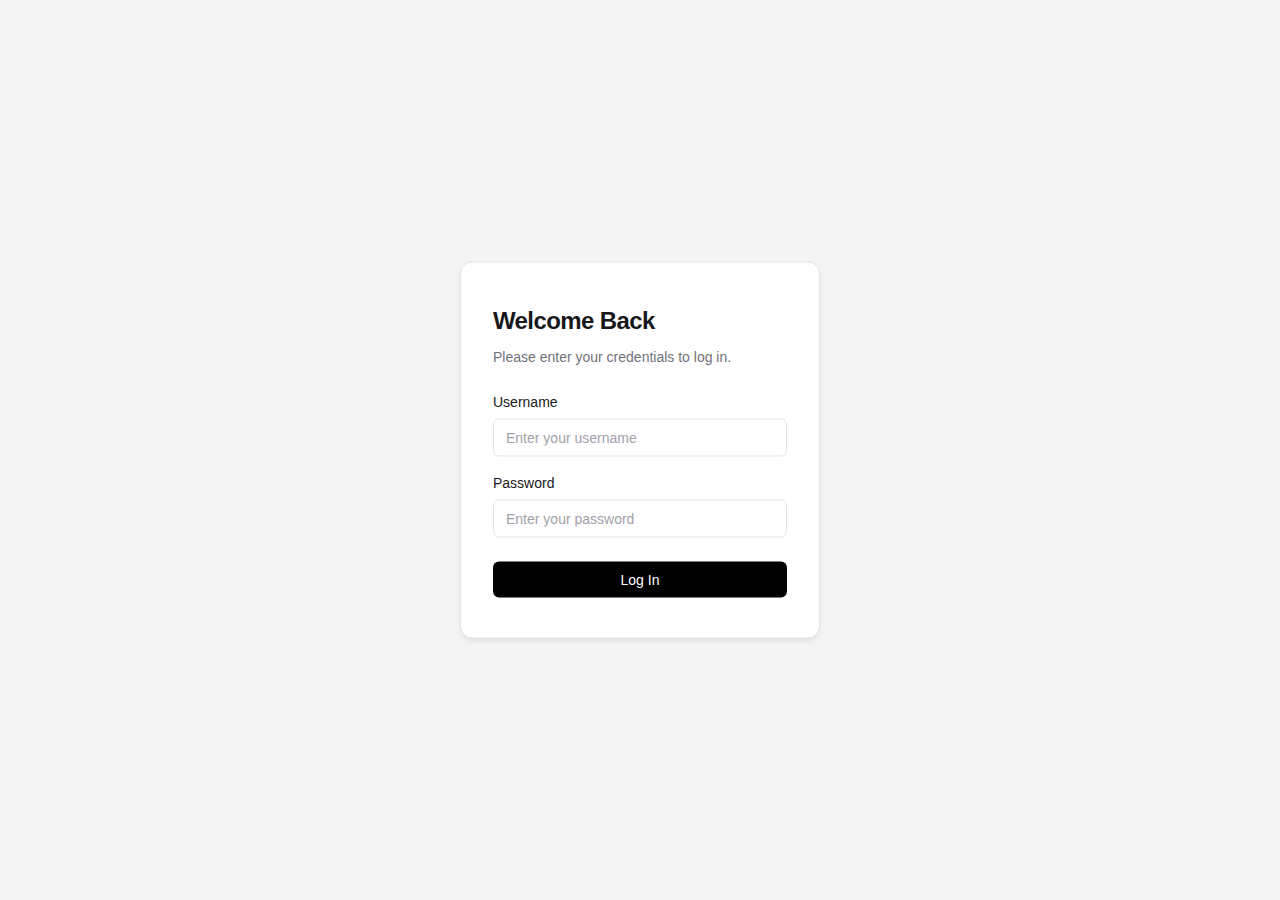
<file: [PLW] PrelimLabWork 2/index.html>
<!--Name: Jared Wackyn Laordin-->
<!DOCTYPE html>
<html lang="en">

<!-- 
    Prelim Lab Work 2 - Attendance Tracker
    This file contains the structure for the login and dashboard interface.
    It links to external fonts and the main stylesheet.
-->

<head>
    <meta charset="UTF-8">
    <meta name="viewport" content="width=device-width, initial-scale=1.0">
    <title>Prelim Lab Work 2 - Attendance Tracker</title>

    <!-- Google Fonts: 'Outfit' for a modern look -->
    <link rel="preconnect" href="https://fonts.googleapis.com">
    <link rel="preconnect" href="https://fonts.gstatic.com" crossorigin>
    <link href="https://fonts.googleapis.com/css2?family=Outfit:wght@300;400;600;700&display=swap" rel="stylesheet">

    <!-- External CSS -->
    <link rel="stylesheet" href="style.css">
</head>

<body>

    <!-- Main Container for the Application -->
    <main class="container">

        <!-- ================= -->
        <!--   Login Section   -->
        <!-- ================= -->
        <section id="login-section" class="card active">
            <header class="card-header">
                <h1>Welcome Back</h1>
                <p>Please enter your credentials to log in.</p>
            </header>

            <form id="login-form">
                <!-- Username Input -->
                <div class="input-group">
                    <label for="username">Username</label>
                    <input type="text" id="username" name="username" placeholder="Enter your username" required
                        autocomplete="username">
                </div>

                <!-- Password Input -->
                <div class="input-group">
                    <label for="password">Password</label>
                    <input type="password" id="password" name="password" placeholder="Enter your password" required
                        autocomplete="current-password">
                </div>

                <!-- Error Message Container (Hidden by default) -->
                <div class="error-message" id="error-msg">Incorrect username or password!</div>

                <!-- Submit Button -->
                <button type="submit" class="btn-primary">Log In</button>
            </form>
        </section>

        <!-- ===================== -->
        <!--   Dashboard Section   -->
        <!-- ===================== -->
        <section id="dashboard-section" class="card hidden">
            <header class="card-header">
                <h2>Attendance Recorded</h2>
                <p class="user-greeting">Welcome, <span id="display-username">User</span>!</p>
            </header>

            <!-- Real-time Clock and Recorded Login Time -->
            <div class="time-display">
                <div class="clock" id="clock">00:00:00</div>
                <div class="date" id="date">January 1, 2026</div>
                <div class="login-info" style="margin-top: 15px; color: var(--primary-color); font-weight: 500;">
                    Login Time: <span id="login-time">--</span>
                </div>
            </div>

            <!-- Action Buttons -->
            <div class="actions">
                <p class="status-text">Your attendance has been logged.</p>
                <button id="download-btn" class="btn-secondary">
                    Download Attendance Summary (.csv)
                </button>
                <button id="logout-btn" class="btn-text">Log Out</button>
            </div>
        </section>
    </main>

    <!-- Main Application Logic -->
    <script src="script.js"></script>
</body>

</html>
</file>
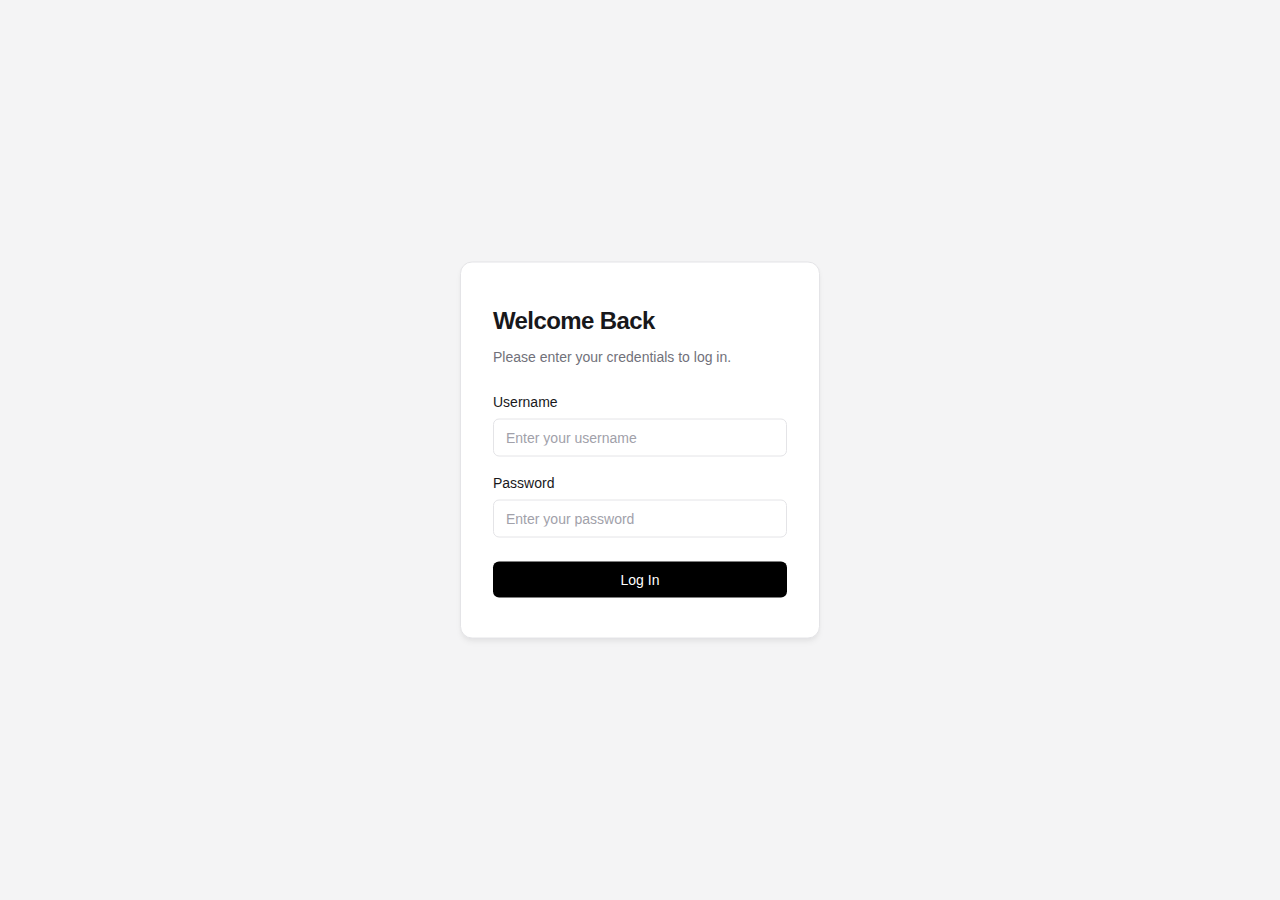
<file: PrelimLabWork2/index.html>
<!--Name: Jared Wackyn Laordin-->
<!DOCTYPE html>
<html lang="en">

<!-- 
    Prelim Lab Work 2 - Attendance Tracker
    This file contains the structure for the login and dashboard interface.
    It links to external fonts and the main stylesheet.
-->

<head>
    <meta charset="UTF-8">
    <meta name="viewport" content="width=device-width, initial-scale=1.0">
    <title>Prelim Lab Work 2 - Attendance Tracker</title>

    <!-- Google Fonts: 'Outfit' for a modern look -->
    <link rel="preconnect" href="https://fonts.googleapis.com">
    <link rel="preconnect" href="https://fonts.gstatic.com" crossorigin>
    <link href="https://fonts.googleapis.com/css2?family=Outfit:wght@300;400;600;700&display=swap" rel="stylesheet">

    <!-- External CSS -->
    <link rel="stylesheet" href="style.css">
</head>

<body>

    <!-- Main Container for the Application -->
    <main class="container">

        <!-- ================= -->
        <!--   Login Section   -->
        <!-- ================= -->
        <section id="login-section" class="card active">
            <header class="card-header">
                <h1>Welcome Back</h1>
                <p>Please enter your credentials to log in.</p>
            </header>

            <form id="login-form">
                <!-- Username Input -->
                <div class="input-group">
                    <label for="username">Username</label>
                    <input type="text" id="username" name="username" placeholder="Enter your username" required
                        autocomplete="username">
                </div>

                <!-- Password Input -->
                <div class="input-group">
                    <label for="password">Password</label>
                    <input type="password" id="password" name="password" placeholder="Enter your password" required
                        autocomplete="current-password">
                </div>

                <!-- Error Message Container (Hidden by default) -->
                <div class="error-message" id="error-msg">Incorrect username or password!</div>

                <!-- Submit Button -->
                <button type="submit" class="btn-primary">Log In</button>
            </form>
        </section>

        <!-- ===================== -->
        <!--   Dashboard Section   -->
        <!-- ===================== -->
        <section id="dashboard-section" class="card hidden">
            <header class="card-header">
                <h2>Attendance Recorded</h2>
                <p class="user-greeting">Welcome, <span id="display-username">User</span>!</p>
            </header>

            <!-- Real-time Clock and Recorded Login Time -->
            <div class="time-display">
                <div class="clock" id="clock">00:00:00</div>
                <div class="date" id="date">January 1, 2026</div>
                <div class="login-info" style="margin-top: 15px; color: var(--primary-color); font-weight: 500;">
                    Login Time: <span id="login-time">--</span>
                </div>
            </div>

            <!-- Action Buttons -->
            <div class="actions">
                <p class="status-text">Your attendance has been logged.</p>
                <button id="download-btn" class="btn-secondary">
                    Download Attendance Summary (.csv)
                </button>
                <button id="logout-btn" class="btn-text">Log Out</button>
            </div>
        </section>
    </main>

    <!-- Main Application Logic -->
    <script src="script.js"></script>
</body>

</html>
</file>
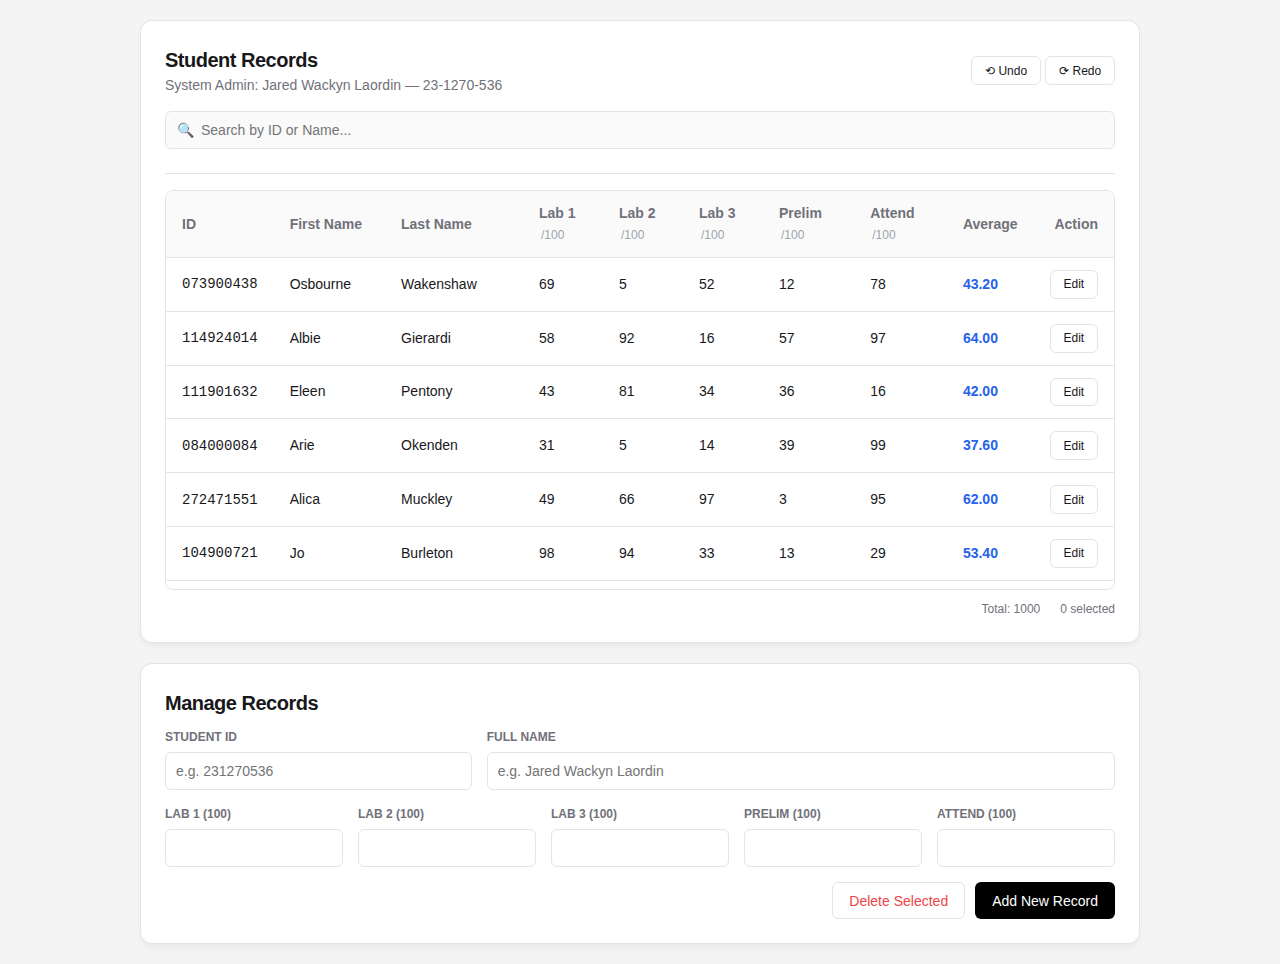
<file: [PLE] PrelimLabExam/JavaScript/index.html>
<!DOCTYPE html>
<html lang="en">
<head>
    <meta charset="UTF-8">
    <meta name="viewport" content="width=device-width, initial-scale=1.0">
    <title>Records - Jared Wackyn Laordin [23-1270-536]</title>
    <link rel="stylesheet" href="style.css">
</head>
<body>

    <div id="toastContainer" class="toast-container"></div>

    <div class="container">
        
        <div class="card">
            <div class="header-section">
                <div class="header-top">
                    <div class="header-info">
                        <h1>Student Records</h1>
                        <p class="subtitle">System Admin: Jared Wackyn Laordin — 23-1270-536</p>
                    </div>
                    <div class="toolbar">
                        <button class="btn btn-secondary btn-sm" onclick="undo()">⟲ Undo</button>
                        <button class="btn btn-secondary btn-sm" onclick="redo()">⟳ Redo</button>
                    </div>
                </div>
                
                <div class="search-wrapper">
                    <span class="search-icon">🔍</span>
                    <input type="text" id="searchInput" onkeyup="renderTable()" placeholder="Search by ID or Name...">
                </div>
            </div>

            <div class="table-wrapper">
                <table id="studentTable">
                    <thead>
                        <tr>
                            <th>ID</th>
                            <th>First Name</th>
                            <th>Last Name</th>
                            <th>Lab 1 <span class="header-sub">/100</span></th>
                            <th>Lab 2 <span class="header-sub">/100</span></th>
                            <th>Lab 3 <span class="header-sub">/100</span></th>
                            <th>Prelim <span class="header-sub">/100</span></th>
                            <th>Attend <span class="header-sub">/100</span></th>
                            <th>Average</th> <th style="text-align: right;">Action</th>
                        </tr>
                    </thead>
                    <tbody>
                        </tbody>
                </table>
            </div>
        <div style="margin-top: 10px; display: flex; justify-content: flex-end; gap: 20px; color: #71717a; font-size: 12px;">
            <span id="totalCount" style="font-weight: 500;">Total: 0</span>
            <span id="selectCount">0 selected</span>
        </div>
        </div>

        <div class="card">
            <div class="header-section" style="border:none; margin:0; padding-bottom: 10px;">
                <div class="header-info">
                    <h1>Manage Records</h1>
                </div>
            </div>
            
            <div class="form-grid">
                <div class="input-group">
                    <label>Student ID</label>
                    <input type="text" id="txtID" maxlength="9" placeholder="e.g. 231270536">
                </div>
                <div class="input-group full-width" style="grid-column: span 2;">
                    <label>Full Name</label>
                    <input type="text" id="txtName" placeholder="e.g. Jared Wackyn Laordin">
                </div>
            </div>

            <div class="form-grid">
                <div class="input-group"><label>Lab 1 (100)</label><input type="number" id="txtLab1" min="0" max="100"></div>
                <div class="input-group"><label>Lab 2 (100)</label><input type="number" id="txtLab2" min="0" max="100"></div>
                <div class="input-group"><label>Lab 3 (100)</label><input type="number" id="txtLab3" min="0" max="100"></div>
                <div class="input-group"><label>Prelim (100)</label><input type="number" id="txtPrelim" min="0" max="100"></div>
                <div class="input-group"><label>Attend (100)</label><input type="number" id="txtAtt" min="0" max="100"></div>
            </div>

            <div class="action-row">
                <button class="btn btn-danger" onclick="deleteSelected()">Delete Selected</button>
                <button class="btn btn-primary" onclick="addRecord()">Add New Record</button>
            </div>
        </div>

    </div>

    <div id="editModal" class="modal-overlay">
        <div class="modal-content">
            <div class="modal-header">
                <h2>Edit Record</h2>
                <button class="btn btn-secondary btn-sm" onclick="closeModal()">✕</button>
            </div>
            
            <input type="hidden" id="editIndex">

            <div class="form-grid">
                <div class="input-group full-width">
                    <label>Student ID (Read Only)</label>
                    <input type="text" id="editID" readonly style="background-color: #f9fafb; color: #71717a;">
                </div>
                <div class="input-group">
                    <label>First Name</label>
                    <input type="text" id="editFirst">
                </div>
                <div class="input-group">
                    <label>Last Name</label>
                    <input type="text" id="editLast">
                </div>
            </div>

            <div class="form-grid">
                <div class="input-group"><label>Lab 1 (100)</label><input type="number" id="editL1" min="0" max="100"></div>
                <div class="input-group"><label>Lab 2 (100)</label><input type="number" id="editL2" min="0" max="100"></div>
                <div class="input-group"><label>Lab 3 (100)</label><input type="number" id="editL3" min="0" max="100"></div>
                <div class="input-group"><label>Prelim (100)</label><input type="number" id="editPre" min="0" max="100"></div>
                <div class="input-group"><label>Attend (100)</label><input type="number" id="editAtt" min="0" max="100"></div>
            </div>

            <div class="action-row">
                <button class="btn btn-secondary" onclick="closeModal()">Cancel</button>
                <button class="btn btn-primary" onclick="confirmEdit()">Save Changes</button>
            </div>
        </div>
    </div>

    <script src="script.js"></script>
</body>
</html>
</file>
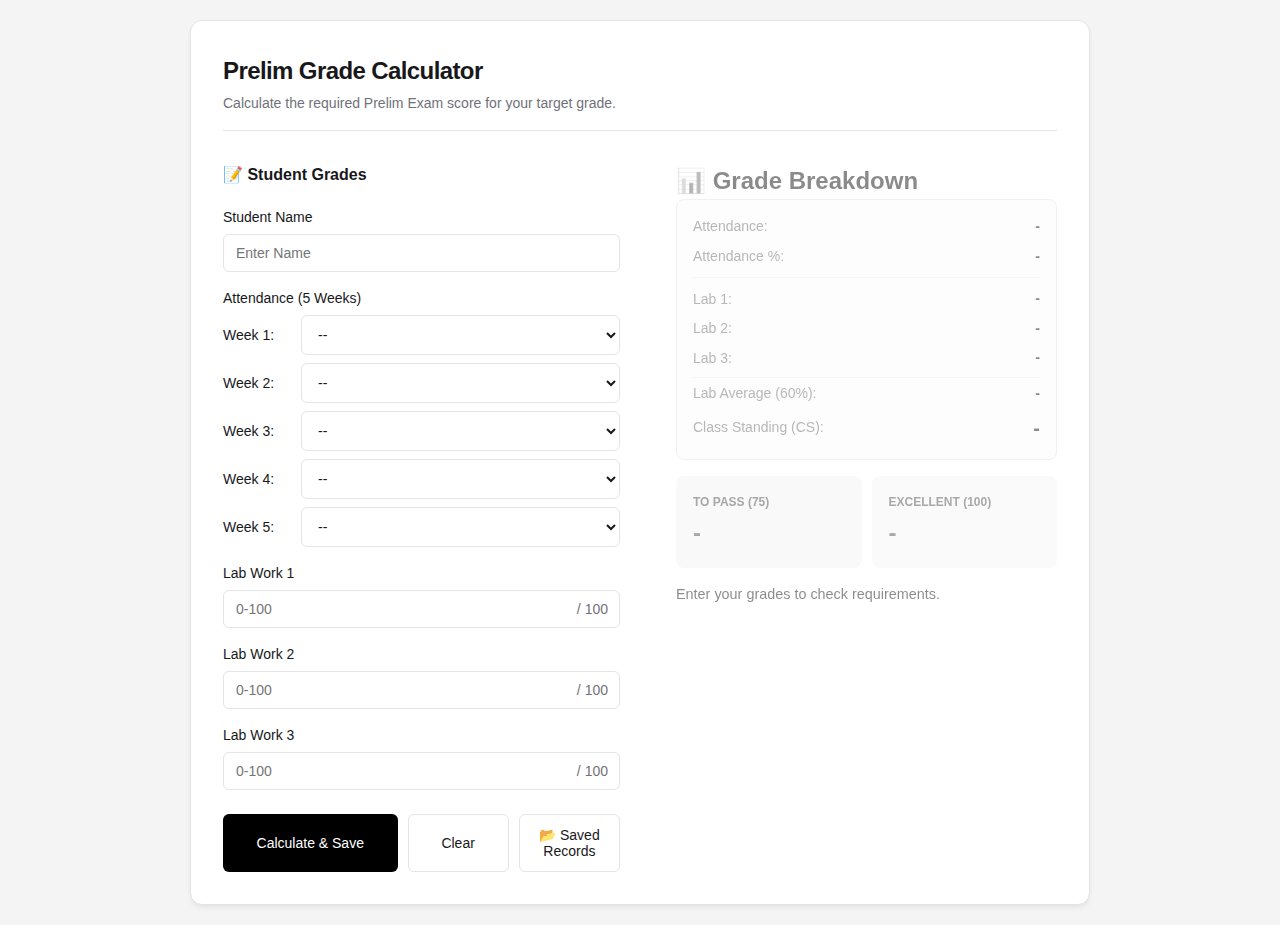
<file: [PLW] PrelimLabWork 3/JavaScript/index.html>
<!DOCTYPE html>
<html lang="en">

<head>
    <meta charset="UTF-8">
    <meta name="viewport" content="width=device-width, initial-scale=1.0">
    <meta name="description" content="Minimal Prelim Grade Calculator">
    <title>Prelim Grade Calculator</title>
    <link rel="stylesheet" href="style.css">
</head>

<body>

    <div class="container">
        <div class="card">

            <div class="header-section">
                <h1>Prelim Grade Calculator</h1>
                <p class="subtitle">Calculate the required Prelim Exam score for your target grade.</p>
            </div>

            <div class="content-grid">
                <!-- Left Column: Inputs -->
                <div class="form-section">
                    <h2>📝 Student Grades</h2>

                    <form id="gradeForm">
                        <div class="input-group">
                            <label for="studentName">Student Name</label>
                            <div class="input-wrapper">
                                <input type="text" id="studentName" placeholder="Enter Name">
                            </div>
                        </div>

                        <div class="input-group">
    <label>Attendance (5 Weeks)</label>
    <div class="attendance-weeks">
        <div class="week-row">
            <label for="week1">Week 1:</label>
            <select id="week1" class="attendance-select">
                <option value="">--</option>
                <option value="present">Present</option>
                <option value="absent">Absent</option>
                <option value="excused">Excused</option>
            </select>
        </div>
        <div class="week-row">
            <label for="week2">Week 2:</label>
            <select id="week2" class="attendance-select">
                <option value="">--</option>
                <option value="present">Present</option>
                <option value="absent">Absent</option>
                <option value="excused">Excused</option>
            </select>
        </div>
        <div class="week-row">
            <label for="week3">Week 3:</label>
            <select id="week3" class="attendance-select">
                <option value="">--</option>
                <option value="present">Present</option>
                <option value="absent">Absent</option>
                <option value="excused">Excused</option>
            </select>
        </div>
        <div class="week-row">
            <label for="week4">Week 4:</label>
            <select id="week4" class="attendance-select">
                <option value="">--</option>
                <option value="present">Present</option>
                <option value="absent">Absent</option>
                <option value="excused">Excused</option>
            </select>
        </div>
        <div class="week-row">
            <label for="week5">Week 5:</label>
            <select id="week5" class="attendance-select">
                <option value="">--</option>
                <option value="present">Present</option>
                <option value="absent">Absent</option>
                <option value="excused">Excused</option>
            </select>
        </div>
    </div>
</div>

                        <div class="input-group">
                            <label for="lab1">Lab Work 1</label>
                            <div class="input-wrapper">
                                <input type="number" id="lab1" placeholder="0-100" min="0" max="100" step="0.01">
                                <span class="suffix">/ 100</span>
                            </div>
                        </div>

                        <div class="input-group">
                            <label for="lab2">Lab Work 2</label>
                            <div class="input-wrapper">
                                <input type="number" id="lab2" placeholder="0-100" min="0" max="100" step="0.01">
                                <span class="suffix">/ 100</span>
                            </div>
                        </div>

                        <div class="input-group">
                            <label for="lab3">Lab Work 3</label>
                            <div class="input-wrapper">
                                <input type="number" id="lab3" placeholder="0-100" min="0" max="100" step="0.01">
                                <span class="suffix">/ 100</span>
                            </div>
                        </div>

                        <div class="btn-group">
                            <button type="submit" class="btn-primary" id="calculateBtn">Calculate & Save</button>
                            <button type="button" class="btn-secondary" id="clearBtn">Clear</button>
                            <button type="button" class="btn-secondary" id="viewDbBtn">📂 Saved Records</button>
                        </div>
                    </form>
                </div>

                <!-- Right Column: Results -->
                <div id="results" class="results-section results-hidden">
                    <h2>📊 Grade Breakdown</h2>

                    <!-- Summary & Computed -->
                    <div class="result-card">
                        <div class="result-row">
                            <span class="result-label">Attendance:</span>
                            <span class="result-value" id="resAttendance">-</span>
                        </div>
                        <div class="result-row">
                            <span class="result-label">Attendance %:</span>
                            <span class="result-value" id="resAttendancePercent">-</span>
                        </div>
                        <div class="result-row"
                            style="margin-top: 10px; border-top: 1px solid #eee; padding-top: 10px;">
                            <span class="result-label">Lab 1:</span>
                            <span class="result-value" id="resLab1">-</span>
                        </div>
                        <div class="result-row">
                            <span class="result-label">Lab 2:</span>
                            <span class="result-value" id="resLab2">-</span>
                        </div>
                        <div class="result-row">
                            <span class="result-label">Lab 3:</span>
                            <span class="result-value" id="resLab3">-</span>
                        </div>
                        <div class="result-row" style="margin-top: 5px; border-top: 1px solid #eee; padding-top: 5px;">
                            <span class="result-label">Lab Average (60%):</span>
                            <span class="result-value" id="resLabAvg">-</span>
                        </div>
                        <div class="result-row">
                            <span class="result-label">Class Standing (CS):</span>
                            <span class="result-value-lg" id="resClassStanding">-</span>
                        </div>
                    </div>

                    <!-- Requirements -->
                    <div class="req-grid">
                        <div class="req-box passing" id="passingBox">
                            <span class="req-title">To Pass (75)</span>
                            <div id="passingContent">
                                <span class="req-score" id="resPassingLabel">-</span>
                            </div>
                        </div>
                        <div class="req-box excellent" id="excellentBox">
                            <span class="req-title">Excellent (100)</span>
                            <div id="excellentContent">
                                <span class="req-score" id="resExcellentLabel">-</span>
                            </div>
                        </div>
                    </div>

                    <div class="remarks-area">
                        <p id="remarksText">Enter your grades to check requirements.</p>
                    </div>

                </div>
            </div>

            <!-- Database Modal -->
            <div id="dbModal" class="modal">
                <div class="modal-content">
                    <span class="close-modal">&times;</span>

                    <div class="database-section">
                        <div
                            style="display: flex; justify-content: space-between; align-items: center; margin-bottom: 20px;">
                            <h2 style="display: flex; align-items: center; gap: 10px;">
                                <span style="font-size: 1.5rem;">📂</span>
                                Saved Records (Database)
                            </h2>
                            <div style="gap: 10px; display: flex;">
                                <button type="button" class="btn-secondary" onclick="clearDatabase()"
                                    style="padding: 8px 15px; font-size: 13px;">Clear DB</button>
                                <button type="button" class="btn-primary" onclick="exportCSV()"
                                    style="padding: 8px 15px; font-size: 13px; background: black; border-color: black;">Export
                                    CSV</button>
                            </div>
                        </div>

                        <div style="overflow-x: auto;">
                            <table id="recordsTable" style="width: 100%; border-collapse: collapse; font-size: 14px;">
                                <thead>
                                    <tr style="background: #f8f8f8; color: #666; text-align: left;">
                                        <th style="padding: 12px; border-bottom: 2px solid #ddd;">Name</th>
                                        <th style="padding: 12px; border-bottom: 2px solid #ddd;">CS</th>
                                        <th style="padding: 12px; border-bottom: 2px solid #ddd;">Required Exam</th>
                                        <th style="padding: 12px; border-bottom: 2px solid #ddd;">Status</th>
                                    </tr>
                                </thead>
                                <tbody id="recordsBody">
                                    <!-- Records will be injected here -->
                                    <tr>
                                        <td colspan="4" style="padding: 20px; text-align: center; color: #999;">No
                                            records found.</td>
                                    </tr>
                                </tbody>
                            </table>
                        </div>
                    </div>
                </div>
            </div>

        </div>
    </div>

    <script src="script.js"></script>
</body>

</html>
</file>
<file: [PLW] PrelimLabWork 2/style.css>
/* 
    Prelim Lab Work 2 - Style Sheet 
    Theme: Modern Minimal (Light Mode)
    Fonts: System Fonts
*/

/* CSS Variables for consistent theming */
:root {
    --bg-color: #f4f4f5;
    /* Light Gray Background */
    --card-bg: #ffffff;
    /* White Card Background */
    --text-primary: #18181b;
    /* Almost Black Text */
    --text-secondary: #71717a;
    /* Muted Gray Text */
    --accent-color: #000000;
    /* Black Accent */
    --accent-hover: #27272a;
    /* Dark Gray Hover */
    --border-color: #e4e4e7;
    /* Light Border */
    --error-bg: #fef2f2;
    /* Light Red Error Background */
    --error-text: #b91c1c;
    /* Dark Red Error Text */

    /* System Font Stack */
    --font-family: -apple-system, BlinkMacSystemFont, "Segoe UI", Roboto, Helvetica, Arial, sans-serif;
}

/* Global Reset */
* {
    margin: 0;
    padding: 0;
    box-sizing: border-box;
}

/* Body Styling */
body {
    font-family: var(--font-family);
    background-color: var(--bg-color);
    color: var(--text-primary);
    height: 100vh;
    display: flex;
    justify-content: center;
    align-items: center;
    line-height: 1.5;
}

/* 
    Animation: Red Glow Error 
    Flashes a red inset shadow on the screen during a failed login.
*/
@keyframes redGlow {
    0% {
        box-shadow: inset 0 0 0 0 rgba(220, 38, 38, 0);
    }

    20% {
        box-shadow: inset 0 0 150px 20px rgba(220, 38, 38, 1);
        /* Low opacity red */
    }

    100% {
        box-shadow: inset 0 0 0 0 rgba(220, 38, 38, 0);
    }
}

/* Class triggered by JS to run the animation */
body.login-error {
    animation: redGlow 0.8s ease-out forwards;
}

/* 
    Animation: Green Glow Success 
    Flashes a green inset shadow on the screen during a successful login.
*/
@keyframes greenGlow {
    0% {
        box-shadow: inset 0 0 0 0 rgba(34, 197, 94, 0);
    }

    20% {
        box-shadow: inset 0 0 150px 20px rgba(34, 197, 94, 1);
        /* Low opacity green */
    }

    100% {
        box-shadow: inset 0 0 0 0 rgba(34, 197, 94, 0);
    }
}

body.login-success {
    animation: greenGlow 0.8s ease-out forwards;
}

/* Helper to hide unnecessary elements from previous designs */
.background-shapes {
    display: none;
}

/* Main Layout Container */
.container {
    width: 100%;
    max-width: 400px;
    padding: 1rem;
    position: relative;
}

/* 
    Card Styling 
    Used for both Login and Dashboard sections.
    Positioned absolutely to allow cross-fading or flipping.
*/
.card {
    background: var(--card-bg);
    border: 1px solid var(--border-color);
    border-radius: 12px;
    padding: 2.5rem 2rem;
    box-shadow: 0 4px 6px -1px rgba(0, 0, 0, 0.05), 0 2px 4px -1px rgba(0, 0, 0, 0.03);
    text-align: left;

    /* Transitions for smooth hiding/showing */
    transition: all 0.3s ease;
    position: absolute;
    top: 50%;
    left: 50%;
    transform: translate(-50%, -50%);
    width: 90%;
    max-width: 400px;
}

/* Hidden State: Subtle scale and opacity drop */
.card.hidden {
    opacity: 0;
    pointer-events: none;
    transform: translate(-50%, -46%);
    z-index: 0;
}

/* Active State: Fully visible and interactable */
.card.active {
    opacity: 1;
    pointer-events: all;
    transform: translate(-50%, -50%);
    z-index: 10;
}

/* Typography Headings */
h1,
h2 {
    font-size: 1.5rem;
    font-weight: 600;
    letter-spacing: -0.025em;
    color: var(--text-primary);
    margin-bottom: 0.5rem;
}

p {
    color: var(--text-secondary);
    font-size: 0.875rem;
    margin-bottom: 1.5rem;
}

/* Form Input Styling */
.input-group {
    margin-bottom: 1rem;
}

label {
    display: block;
    font-size: 0.875rem;
    font-weight: 500;
    margin-bottom: 0.375rem;
    color: var(--text-primary);
}

input {
    width: 100%;
    padding: 0.625rem 0.75rem;
    border: 1px solid var(--border-color);
    border-radius: 6px;
    font-size: 0.875rem;
    color: var(--text-primary);
    background: #fff;
    transition: border-color 0.15s ease, box-shadow 0.15s ease;
    outline: none;
}

/* Focus State: Clean border highlighting */
input:focus {
    border-color: var(--accent-color);
    box-shadow: 0 0 0 2px rgba(0, 0, 0, 0.05);
}

::placeholder {
    color: #a1a1aa;
}

/* Button Components */
.btn-primary {
    width: 100%;
    background-color: var(--accent-color);
    color: #fff;
    font-weight: 500;
    font-size: 0.875rem;
    padding: 0.625rem;
    border-radius: 6px;
    border: none;
    cursor: pointer;
    margin-top: 0.5rem;
    transition: background-color 0.15s ease;
}

.btn-primary:hover {
    background-color: var(--accent-hover);
    transform: none;
    box-shadow: none;
}

.btn-secondary {
    width: 100%;
    background-color: #fff;
    border: 1px solid var(--border-color);
    color: var(--text-primary);
    font-weight: 500;
    font-size: 0.875rem;
    padding: 0.625rem;
    border-radius: 6px;
    cursor: pointer;
    margin-top: 0.75rem;
    transition: background-color 0.15s ease;
}

.btn-secondary:hover {
    background-color: #f4f4f5;
}

.btn-text {
    display: block;
    width: 100%;
    text-align: center;
    background: none;
    border: none;
    color: var(--text-secondary);
    font-size: 0.875rem;
    margin-top: 1rem;
    cursor: pointer;
    text-decoration: none;
}

.btn-text:hover {
    color: var(--text-primary);
}

/* Error Message Component */
.error-message {
    font-size: 0.875rem;
    color: var(--error-text);
    background-color: var(--error-bg);
    padding: 0.75rem;
    border-radius: 6px;
    margin-bottom: 1rem;
    display: none;
}

.error-message.show {
    display: block;
}

/* Dashboard Specific Components */
.user-greeting {
    font-size: 1rem;
    color: var(--text-primary);
}

.time-display {
    background: #f4f4f5;
    border: 1px solid var(--border-color);
    border-radius: 8px;
    padding: 1.5rem;
    margin: 1.5rem 0;
    text-align: center;
}

.clock {
    font-size: 2rem;
    font-weight: 600;
    color: var(--text-primary);
    font-variant-numeric: tabular-nums;
    /* Monospaced numbers prevent jitter */
    text-shadow: none;
}

.date {
    font-size: 0.875rem;
    color: var(--text-secondary);
    margin-top: 0.25rem;
    text-transform: none;
    letter-spacing: normal;
}

.login-info {
    margin-top: 1rem;
    font-size: 0.75rem;
    color: var(--text-secondary);
    border-top: 1px solid var(--border-color);
    padding-top: 0.75rem;
}

.status-text {
    text-align: center;
    margin-bottom: 1rem;
}
</file>
<file: PrelimLabWork2/style.css>
/* 
    Prelim Lab Work 2 - Style Sheet 
    Theme: Modern Minimal (Light Mode)
    Fonts: System Fonts
*/

/* CSS Variables for consistent theming */
:root {
    --bg-color: #f4f4f5;
    /* Light Gray Background */
    --card-bg: #ffffff;
    /* White Card Background */
    --text-primary: #18181b;
    /* Almost Black Text */
    --text-secondary: #71717a;
    /* Muted Gray Text */
    --accent-color: #000000;
    /* Black Accent */
    --accent-hover: #27272a;
    /* Dark Gray Hover */
    --border-color: #e4e4e7;
    /* Light Border */
    --error-bg: #fef2f2;
    /* Light Red Error Background */
    --error-text: #b91c1c;
    /* Dark Red Error Text */

    /* System Font Stack */
    --font-family: -apple-system, BlinkMacSystemFont, "Segoe UI", Roboto, Helvetica, Arial, sans-serif;
}

/* Global Reset */
* {
    margin: 0;
    padding: 0;
    box-sizing: border-box;
}

/* Body Styling */
body {
    font-family: var(--font-family);
    background-color: var(--bg-color);
    color: var(--text-primary);
    height: 100vh;
    display: flex;
    justify-content: center;
    align-items: center;
    line-height: 1.5;
}

/* 
    Animation: Red Glow Error 
    Flashes a red inset shadow on the screen during a failed login.
*/
@keyframes redGlow {
    0% {
        box-shadow: inset 0 0 0 0 rgba(220, 38, 38, 0);
    }

    20% {
        box-shadow: inset 0 0 150px 20px rgba(220, 38, 38, 1);
        /* Low opacity red */
    }

    100% {
        box-shadow: inset 0 0 0 0 rgba(220, 38, 38, 0);
    }
}

/* Class triggered by JS to run the animation */
body.login-error {
    animation: redGlow 0.8s ease-out forwards;
}

/* 
    Animation: Green Glow Success 
    Flashes a green inset shadow on the screen during a successful login.
*/
@keyframes greenGlow {
    0% {
        box-shadow: inset 0 0 0 0 rgba(34, 197, 94, 0);
    }

    20% {
        box-shadow: inset 0 0 150px 20px rgba(34, 197, 94, 1);
        /* Low opacity green */
    }

    100% {
        box-shadow: inset 0 0 0 0 rgba(34, 197, 94, 0);
    }
}

body.login-success {
    animation: greenGlow 0.8s ease-out forwards;
}

/* Helper to hide unnecessary elements from previous designs */
.background-shapes {
    display: none;
}

/* Main Layout Container */
.container {
    width: 100%;
    max-width: 400px;
    padding: 1rem;
    position: relative;
}

/* 
    Card Styling 
    Used for both Login and Dashboard sections.
    Positioned absolutely to allow cross-fading or flipping.
*/
.card {
    background: var(--card-bg);
    border: 1px solid var(--border-color);
    border-radius: 12px;
    padding: 2.5rem 2rem;
    box-shadow: 0 4px 6px -1px rgba(0, 0, 0, 0.05), 0 2px 4px -1px rgba(0, 0, 0, 0.03);
    text-align: left;

    /* Transitions for smooth hiding/showing */
    transition: all 0.3s ease;
    position: absolute;
    top: 50%;
    left: 50%;
    transform: translate(-50%, -50%);
    width: 90%;
    max-width: 400px;
}

/* Hidden State: Subtle scale and opacity drop */
.card.hidden {
    opacity: 0;
    pointer-events: none;
    transform: translate(-50%, -46%);
    z-index: 0;
}

/* Active State: Fully visible and interactable */
.card.active {
    opacity: 1;
    pointer-events: all;
    transform: translate(-50%, -50%);
    z-index: 10;
}

/* Typography Headings */
h1,
h2 {
    font-size: 1.5rem;
    font-weight: 600;
    letter-spacing: -0.025em;
    color: var(--text-primary);
    margin-bottom: 0.5rem;
}

p {
    color: var(--text-secondary);
    font-size: 0.875rem;
    margin-bottom: 1.5rem;
}

/* Form Input Styling */
.input-group {
    margin-bottom: 1rem;
}

label {
    display: block;
    font-size: 0.875rem;
    font-weight: 500;
    margin-bottom: 0.375rem;
    color: var(--text-primary);
}

input {
    width: 100%;
    padding: 0.625rem 0.75rem;
    border: 1px solid var(--border-color);
    border-radius: 6px;
    font-size: 0.875rem;
    color: var(--text-primary);
    background: #fff;
    transition: border-color 0.15s ease, box-shadow 0.15s ease;
    outline: none;
}

/* Focus State: Clean border highlighting */
input:focus {
    border-color: var(--accent-color);
    box-shadow: 0 0 0 2px rgba(0, 0, 0, 0.05);
}

::placeholder {
    color: #a1a1aa;
}

/* Button Components */
.btn-primary {
    width: 100%;
    background-color: var(--accent-color);
    color: #fff;
    font-weight: 500;
    font-size: 0.875rem;
    padding: 0.625rem;
    border-radius: 6px;
    border: none;
    cursor: pointer;
    margin-top: 0.5rem;
    transition: background-color 0.15s ease;
}

.btn-primary:hover {
    background-color: var(--accent-hover);
    transform: none;
    box-shadow: none;
}

.btn-secondary {
    width: 100%;
    background-color: #fff;
    border: 1px solid var(--border-color);
    color: var(--text-primary);
    font-weight: 500;
    font-size: 0.875rem;
    padding: 0.625rem;
    border-radius: 6px;
    cursor: pointer;
    margin-top: 0.75rem;
    transition: background-color 0.15s ease;
}

.btn-secondary:hover {
    background-color: #f4f4f5;
}

.btn-text {
    display: block;
    width: 100%;
    text-align: center;
    background: none;
    border: none;
    color: var(--text-secondary);
    font-size: 0.875rem;
    margin-top: 1rem;
    cursor: pointer;
    text-decoration: none;
}

.btn-text:hover {
    color: var(--text-primary);
}

/* Error Message Component */
.error-message {
    font-size: 0.875rem;
    color: var(--error-text);
    background-color: var(--error-bg);
    padding: 0.75rem;
    border-radius: 6px;
    margin-bottom: 1rem;
    display: none;
}

.error-message.show {
    display: block;
}

/* Dashboard Specific Components */
.user-greeting {
    font-size: 1rem;
    color: var(--text-primary);
}

.time-display {
    background: #f4f4f5;
    border: 1px solid var(--border-color);
    border-radius: 8px;
    padding: 1.5rem;
    margin: 1.5rem 0;
    text-align: center;
}

.clock {
    font-size: 2rem;
    font-weight: 600;
    color: var(--text-primary);
    font-variant-numeric: tabular-nums;
    /* Monospaced numbers prevent jitter */
    text-shadow: none;
}

.date {
    font-size: 0.875rem;
    color: var(--text-secondary);
    margin-top: 0.25rem;
    text-transform: none;
    letter-spacing: normal;
}

.login-info {
    margin-top: 1rem;
    font-size: 0.75rem;
    color: var(--text-secondary);
    border-top: 1px solid var(--border-color);
    padding-top: 0.75rem;
}

.status-text {
    text-align: center;
    margin-bottom: 1rem;
}
</file>
<file: [PLE] PrelimLabExam/JavaScript/style.css>
/* Student Record System - Style Sheet 
    Theme: Modern Minimal (Light Mode)
    Fonts: System Fonts
*/

:root {
    --bg-color: #f4f4f5;         
    --card-bg: #ffffff;          
    --text-primary: #18181b;     
    --text-secondary: #71717a;   
    --accent-color: #000000;     
    --accent-hover: #27272a;     
    --border-color: #e4e4e7;     
    --danger-color: #ef4444;     
    --danger-hover: #dc2626;
    --highlight-bg: #e4e4e7;
    
    --font-family: -apple-system, BlinkMacSystemFont, "Segoe UI", Roboto, Helvetica, Arial, sans-serif;
}

* { margin: 0; padding: 0; box-sizing: border-box; }

body {
    font-family: var(--font-family);
    background-color: var(--bg-color);
    color: var(--text-primary);
    min-height: 100vh;
    display: flex;
    justify-content: center;
    padding: 20px;
    line-height: 1.5;
}

.container {
    width: 100%;
    max-width: 1000px;
    display: flex;
    flex-direction: column;
    gap: 20px;
}

.card {
    background: var(--card-bg);
    border: 1px solid var(--border-color);
    border-radius: 12px;
    padding: 1.5rem;
    box-shadow: 0 4px 6px -1px rgba(0, 0, 0, 0.05);
}

/* Header & Controls */
.header-section {
    display: flex;
    flex-direction: column;
    gap: 15px;
    border-bottom: 1px solid var(--border-color);
    padding-bottom: 1.5rem;
    margin-bottom: 1rem;
}

.header-top { display: flex; justify-content: space-between; align-items: center; }

.header-info h1 { font-size: 1.25rem; font-weight: 700; letter-spacing: -0.025em; }
.header-info .subtitle { font-size: 0.875rem; color: var(--text-secondary); }

/* NEW: Style for the /100 and /5 text */
.header-sub {
    font-size: 0.75rem;
    color: #9ca3af;
    font-weight: 400;
    margin-left: 2px;
}

/* Search Bar */
.search-wrapper { position: relative; width: 100%; }
.search-wrapper input { padding-left: 35px; background-color: #fafafa; }
.search-icon {
    position: absolute; left: 12px; top: 50%;
    transform: translateY(-50%); color: var(--text-secondary);
    font-size: 14px; pointer-events: none;
}

/* Table */
.table-wrapper {
    overflow-x: auto;
    border: 1px solid var(--border-color);
    border-radius: 8px;
    max-height: 400px;
}

table { width: 100%; border-collapse: collapse; font-size: 0.875rem; }

thead th {
    background-color: #fafafa;
    color: var(--text-secondary);
    font-weight: 600;
    text-align: left;
    padding: 12px 16px;
    border-bottom: 1px solid var(--border-color);
    position: sticky;
    top: 0;
    z-index: 10;
}

tbody td { padding: 12px 16px; border-bottom: 1px solid var(--border-color); }
tbody tr { cursor: pointer; transition: 0.1s; user-select: none; }
tbody tr:hover { background-color: #f4f4f5; }

/* Multi-select style */
tbody tr.selected { background-color: var(--highlight-bg); color: black; font-weight: 500; }
tbody tr.selected td:first-child { border-left: 4px solid var(--accent-color); padding-left: 12px; }

/* Forms */
.form-grid {
    display: grid;
    grid-template-columns: repeat(auto-fit, minmax(140px, 1fr));
    gap: 15px;
    margin-bottom: 15px;
}
.input-group { display: flex; flex-direction: column; gap: 6px; }
.input-group.full-width { grid-column: 1 / -1; }

label { font-size: 0.75rem; font-weight: 600; color: var(--text-secondary); text-transform: uppercase; }

input {
    width: 100%; padding: 0.625rem;
    border: 1px solid var(--border-color);
    border-radius: 6px;
    font-size: 0.875rem;
    outline: none;
    transition: 0.15s;
}
input:focus { border-color: var(--accent-color); background: white; }
/* Add this to the bottom of style.css */
.toast.success {
    background-color: #22c55e; /* Modern Success Green */
    color: white;
}

/* Buttons */
.btn {
    padding: 0.6rem 1rem; border-radius: 6px; font-size: 0.875rem;
    font-weight: 500; cursor: pointer; border: 1px solid transparent; transition: 0.1s;
}
.btn-primary { background: var(--accent-color); color: white; }
.btn-primary:hover { background: var(--accent-hover); }
.btn-secondary { background: white; border-color: var(--border-color); color: var(--text-primary); }
.btn-secondary:hover { background: #f4f4f5; }
.btn-danger { background: white; border-color: var(--border-color); color: var(--danger-color); }
.btn-danger:hover { background: #fef2f2; border-color: #fecaca; }
.btn-sm { padding: 0.4rem 0.8rem; font-size: 0.75rem; }

.action-row { display: flex; gap: 10px; justify-content: flex-end; margin-top: 10px; }

/* Modal */
.modal-overlay {
    display: none; position: fixed; top: 0; left: 0; width: 100%; height: 100%;
    background: rgba(0,0,0,0.4); backdrop-filter: blur(2px); z-index: 1000;
    justify-content: center; align-items: center;
}
.modal-content {
    background: white; padding: 2rem; border-radius: 12px; width: 90%; max-width: 500px;
    box-shadow: 0 20px 25px -5px rgba(0,0,0,0.1);
}
.modal-header { display: flex; justify-content: space-between; margin-bottom: 1.5rem; }

/* Toast */
.toast-container { position: fixed; bottom: 30px; left: 50%; transform: translateX(-50%); z-index: 2000; display: flex; flex-direction: column; gap: 10px; pointer-events: none; }
.toast { background-color: #18181b; color: white; padding: 14px 24px; border-radius: 8px; font-size: 0.85rem; box-shadow: 0 10px 15px -3px rgba(0, 0, 0, 0.1); opacity: 0; transform: translateY(20px) scale(0.95); animation: toastPop 0.3s cubic-bezier(0.16, 1, 0.3, 1) forwards; display: flex; align-items: center; gap: 12px; max-width: 450px; text-align: center; line-height: 1.4; }
.toast span { font-weight: 500; }
@keyframes toastPop { to { opacity: 1; transform: translateY(0) scale(1); } }
</file>
<file: [PLW] PrelimLabWork 3/JavaScript/style.css>
/* 
    Prelim Grade Calculator - Style Sheet 
    Theme: Modern Minimal (Light Mode)
    Fonts: System Fonts
*/

/* CSS Variables for consistent theming */
:root {
    --bg-color: #f4f4f5;
    /* Light Gray Background */
    --card-bg: #ffffff;
    /* White Card Background */
    --text-primary: #18181b;
    /* Almost Black Text */
    --text-secondary: #71717a;
    /* Muted Gray Text */
    --accent-color: #000000;
    /* Black Accent */
    --accent-hover: #27272a;
    /* Dark Gray Hover */
    --border-color: #e4e4e7;
    /* Light Border */

    /* Result Colors */
    --success-bg: #dcfce7;
    --success-text: #166534;
    --warning-bg: #fef9c3;
    --warning-text: #854d0e;
    --error-bg: #fef2f2;
    --error-text: #b91c1c;

    /* System Font Stack */
    --font-family: -apple-system, BlinkMacSystemFont, "Segoe UI", Roboto, Helvetica, Arial, sans-serif;
}

/* Global Reset */
* {
    margin: 0;
    padding: 0;
    box-sizing: border-box;
}

/* Body Styling */
body {
    font-family: var(--font-family);
    background-color: var(--bg-color);
    color: var(--text-primary);
    min-height: 100vh;
    display: flex;
    justify-content: center;
    align-items: center;
    line-height: 1.5;
    padding: 20px;
}

/* Main Layout Container */
.container {
    width: 100%;
    max-width: 900px;
    /* Wider for Landscape */
    position: relative;
}

/* Card Styling - Landscape Optimized */
.card {
    background: var(--card-bg);
    border: 1px solid var(--border-color);
    border-radius: 12px;
    padding: 2rem;
    box-shadow: 0 4px 6px -1px rgba(0, 0, 0, 0.05), 0 2px 4px -1px rgba(0, 0, 0, 0.03);
    text-align: left;
    width: 100%;
}

/* Header */
.header-section {
    margin-bottom: 2rem;
    padding-bottom: 1rem;
    border-bottom: 1px solid var(--border-color);
}

h1 {
    font-size: 1.5rem;
    font-weight: 600;
    letter-spacing: -0.025em;
    color: var(--text-primary);
    margin-bottom: 0.25rem;
}

p.subtitle {
    color: var(--text-secondary);
    font-size: 0.875rem;
}

/* Content Layout: Side-by-Side (Landscape) */
.content-grid {
    display: grid;
    grid-template-columns: 1fr 1fr;
    /* Equal split */
    gap: 2.5rem;
}

@media (max-width: 768px) {
    .content-grid {
        grid-template-columns: 1fr;
        /* Stack on mobile */
    }
}

/* Form Section */
.form-section h2 {
    font-size: 1rem;
    font-weight: 600;
    margin-bottom: 1.25rem;
    color: var(--text-primary);
    display: flex;
    align-items: center;
    gap: 8px;
}

.input-group {
    margin-bottom: 1rem;
}

label {
    display: block;
    font-size: 0.875rem;
    font-weight: 500;
    margin-bottom: 0.375rem;
    color: var(--text-primary);
}

.input-wrapper {
    position: relative;
}

input {
    width: 100%;
    padding: 0.625rem 0.75rem;
    padding-right: 3rem;
    border: 1px solid var(--border-color);
    border-radius: 6px;
    font-size: 0.875rem;
    color: var(--text-primary);
    background: #fff;
    transition: border-color 0.15s ease, box-shadow 0.15s ease;
    outline: none;
    font-family: inherit;
}

.attendance-weeks {
    display: flex;
    flex-direction: column;
    gap: 0.5rem;
}
.week-row {
    display: flex;
    align-items: center;
    gap: 0.5rem;
}
.week-row label {
    margin-bottom: 0;
    min-width: 70px;
}
.attendance-select {
    flex: 1;
    padding: 0.625rem 0.75rem;
    border-radius: 6px;
    border: 1px solid var(--border-color);
    font-size: 0.875rem;
    background: #fff;
    color: var(--text-primary);
    transition: border-color 0.15s ease, box-shadow 0.15s ease;
}

.attendance-select:focus {
    border-color: var(--accent-color);
    box-shadow: 0 0 0 2px rgba(0, 0, 0, 0.05);
    outline: none;
}

input:focus {
    border-color: var(--accent-color);
    box-shadow: 0 0 0 2px rgba(0, 0, 0, 0.05);
}

.suffix {
    position: absolute;
    right: 12px;
    top: 50%;
    transform: translateY(-50%);
    color: var(--text-secondary);
    font-size: 0.875rem;
    pointer-events: none;
}

/* Buttons */
.btn-group {
    display: flex;
    gap: 10px;
    margin-top: 1.5rem;
}

.btn-primary {
    flex: 2;
    background-color: var(--accent-color);
    color: #fff;
    font-weight: 500;
    font-size: 0.875rem;
    padding: 0.75rem;
    border-radius: 6px;
    border: none;
    cursor: pointer;
    transition: background-color 0.15s ease;
}

.btn-primary:hover {
    background-color: var(--accent-hover);
}

.btn-secondary {
    flex: 1;
    background-color: #fff;
    border: 1px solid var(--border-color);
    color: var(--text-primary);
    font-weight: 500;
    font-size: 0.875rem;
    padding: 0.75rem;
    border-radius: 6px;
    cursor: pointer;
    transition: background-color 0.15s ease;
}

.btn-secondary:hover {
    background-color: #f4f4f5;
}

/* Results Section */
.results-section {
    padding-left: 1rem;
}

.results-hidden {
    opacity: 0.5;
    pointer-events: none;
    filter: grayscale(1);
    transition: all 0.3s ease;
}

.results-section.active {
    opacity: 1;
    pointer-events: all;
    filter: none;
}

.result-card {
    background: #fcfcfc;
    border: 1px solid var(--border-color);
    border-radius: 8px;
    padding: 1rem;
    margin-bottom: 1rem;
}

.result-row {
    display: flex;
    justify-content: space-between;
    align-items: center;
    margin-bottom: 0.5rem;
}

.result-row:last-child {
    margin-bottom: 0;
}

.result-label {
    font-size: 0.875rem;
    color: var(--text-secondary);
}

.result-value {
    font-weight: 600;
    font-size: 0.9rem;
    color: var(--text-primary);
}

.result-value-lg {
    font-weight: 700;
    font-size: 1.25rem;
    color: var(--text-primary);
}

/* Requirement Boxes */
.req-grid {
    display: grid;
    grid-template-columns: 1fr 1fr;
    gap: 10px;
    margin-top: 0.5rem;
}

.req-box {
    padding: 1rem;
    border-radius: 8px;
    border: 1px solid transparent;
}

.req-box.passing {
    background-color: var(--success-bg);
    color: var(--success-text);
}

.req-box.excellent {
    background-color: var(--warning-bg);
    color: var(--warning-text);
}

.req-box.impossible {
    background-color: var(--error-bg);
    color: var(--error-text);
}

.req-title {
    font-size: 0.75rem;
    font-weight: 600;
    text-transform: uppercase;
    margin-bottom: 0.25rem;
    display: block;
}

.req-score {
    font-size: 1.5rem;
    font-weight: 700;
}

/* Remarks */
.remarks-area {
    margin-top: 1rem;
    font-size: 0.9rem;
    color: var(--text-primary);
    line-height: 1.5;
}

.remarks-area span {
    font-weight: 600;
}

/* Footer */
footer {
    text-align: center;
    font-size: 0.75rem;
    color: var(--text-secondary);
    margin-top: 2rem;
}

/* Modal / Popup UI */
.modal {
    display: none; 
    position: fixed; 
    z-index: 1000; 
    left: 0;
    top: 0;
    width: 100%; 
    height: 100%; 
    overflow: auto; 
    background-color: rgba(0,0,0,0.5); 
    backdrop-filter: blur(4px);
    animation: fadeIn 0.2s ease-out;
}

.modal-content {
    background-color: #fff;
    margin: 5% auto; 
    padding: 30px;
    border: 1px solid #888;
    width: 90%;
    max-width: 800px;
    border-radius: 12px;
    box-shadow: 0 20px 25px -5px rgba(0, 0, 0, 0.1), 0 10px 10px -5px rgba(0, 0, 0, 0.04);
    position: relative;
    animation: slideUp 0.3s ease-out;
}

.close-modal {
    color: #aaa;
    float: right;
    font-size: 28px;
    font-weight: bold;
    cursor: pointer;
    line-height: 1;
}

.close-modal:hover,
.close-modal:focus {
    color: black;
    text-decoration: none;
    cursor: pointer;
}

@keyframes fadeIn {
    from { opacity: 0; }
    to { opacity: 1; }
}

@keyframes slideUp {
    from { transform: translateY(20px); opacity: 0; }
    to { transform: translateY(0); opacity: 1; }
}
</file>
